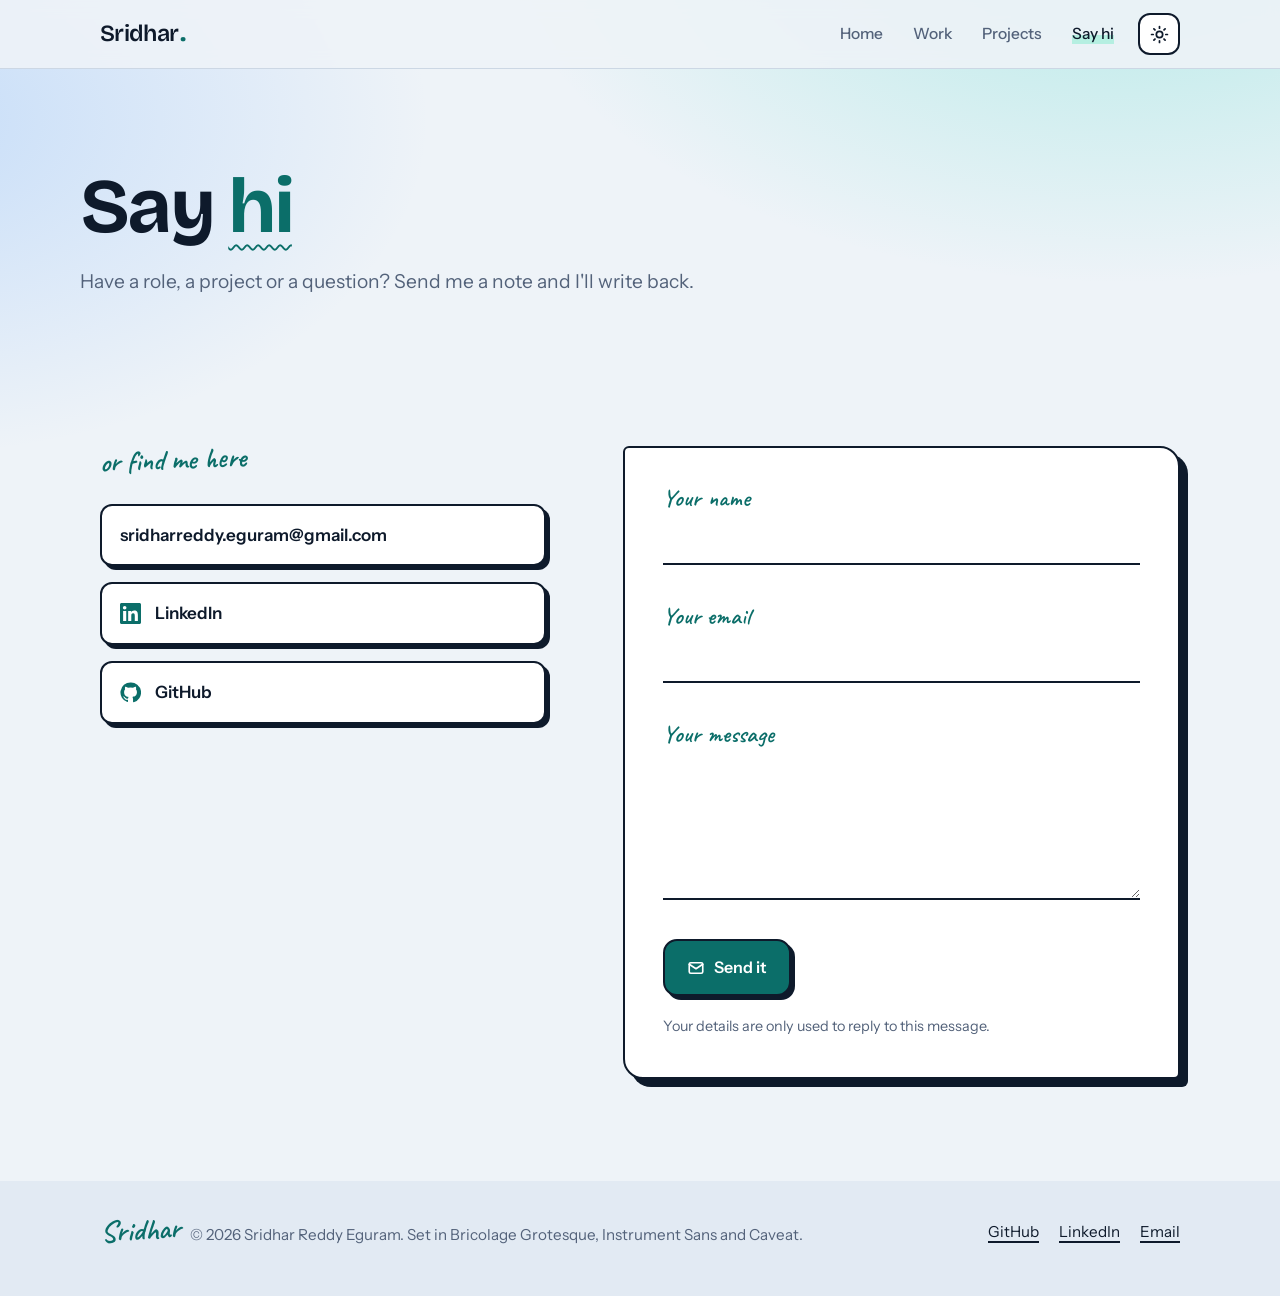
<file: site/contact.html>
<!doctype html>
<html lang="en" class="no-js">
<head>
<meta charset="utf-8">
<meta name="viewport" content="width=device-width, initial-scale=1">
<title>Say hi | Sridhar Reddy Eguram</title>
<meta name="description" content="Get in touch with Sridhar Reddy Eguram by email, LinkedIn or the contact form.">
<meta name="theme-color" content="#0a1120" media="(prefers-color-scheme: dark)">
<meta name="theme-color" content="#eef3f8" media="(prefers-color-scheme: light)">
<meta property="og:type" content="website">
<meta property="og:title" content="Say hi | Sridhar Reddy Eguram">
<meta property="og:description" content="Get in touch with Sridhar Reddy Eguram by email, LinkedIn or the contact form.">
<meta property="og:url" content="__BASE_URL__/contact.html">
<meta property="og:image" content="__BASE_URL__/assets/img/og.png">
<meta name="twitter:card" content="summary_large_image">
<link rel="canonical" href="__BASE_URL__/contact.html">
<link rel="icon" href="./assets/img/favicon.svg" type="image/svg+xml">
<link rel="preload" href="./assets/fonts/bricolage-grotesque-latin-wght-normal.woff2" as="font" type="font/woff2" crossorigin>
<script>
try { var t = localStorage.getItem("theme"); if (t === "light" || t === "dark") document.documentElement.setAttribute("data-theme", t); } catch (e) {}
</script>
<link rel="stylesheet" href="./assets/css/style.css">
</head>
<body>
<a class="skip-link" href="#main">Skip to content</a>
<header class="site-header">
  <div class="container nav">
    <a class="brand" href="./index.html" aria-label="Sridhar Reddy Eguram, home">Sridhar<i>.</i></a>
    <div class="nav-tools">
      <nav aria-label="Primary">
        <ul class="nav-links" id="nav-links">
          <li><a href="./index.html">Home</a></li>
          <li><a href="./experience.html">Work</a></li>
          <li><a href="./projects.html">Projects</a></li>
          <li><a href="./contact.html" aria-current="page">Say hi</a></li>
        </ul>
      </nav>
      <button class="icon-btn theme-btn" type="button" data-theme-toggle aria-label="Switch between light and dark"><svg class="sun" viewBox="0 0 24 24" fill="none" stroke="currentColor" stroke-width="2.2" stroke-linecap="round" aria-hidden="true"><circle cx="12" cy="12" r="4"/><path d="M12 2v2M12 20v2M4.9 4.9l1.4 1.4M17.7 17.7l1.4 1.4M2 12h2M20 12h2M4.9 19.1l1.4-1.4M17.7 6.3l1.4-1.4"/></svg><svg class="moon" viewBox="0 0 24 24" fill="none" stroke="currentColor" stroke-width="2.2" stroke-linecap="round" stroke-linejoin="round" aria-hidden="true"><path d="M21 12.8A9 9 0 1 1 11.2 3a7 7 0 0 0 9.8 9.8z"/></svg></button>
      <button class="icon-btn menu-btn" type="button" data-menu-toggle aria-expanded="false" aria-controls="nav-links" aria-label="Menu"><svg viewBox="0 0 24 24" fill="none" stroke="currentColor" stroke-width="2.2" stroke-linecap="round" aria-hidden="true"><path d="M4 7h16M4 12h16M4 17h16"/></svg></button>
    </div>
  </div>
</header>
<main id="main">
  <section class="container page-title">
    <h1>Say <span class="squig">hi</span></h1>
    <p>Have a role, a project or a question? Send me a note and I'll write back.</p>
  </section>
  <section class="section" style="border-top:0">
    <div class="container contact-grid">
      <div class="reveal">
        <span class="hand" style="font-size:1.8rem;display:inline-block;transform:rotate(-2deg)">or find me here</span>
        <ul class="contact-list">
          <li><a href="#" data-email data-email-text><svg viewBox="0 0 24 24" fill="none" stroke="currentColor" stroke-width="2.2" stroke-linecap="round" stroke-linejoin="round" aria-hidden="true"><rect x="3" y="5" width="18" height="14" rx="2"/><path d="m3 7 9 6 9-6"/></svg><span>Email</span></a></li>
          <li><a href="https://www.linkedin.com/in/sridhar-reddy-e-b6ab89387" rel="noopener noreferrer"><svg viewBox="0 0 24 24" fill="currentColor" aria-hidden="true"><path d="M20.45 20.45h-3.56v-5.57c0-1.33-.03-3.04-1.85-3.04-1.86 0-2.14 1.45-2.14 2.94v5.67H9.34V9h3.41v1.56h.05c.48-.9 1.64-1.85 3.37-1.85 3.6 0 4.27 2.37 4.27 5.46v6.28zM5.34 7.43a2.06 2.06 0 1 1 0-4.12 2.06 2.06 0 0 1 0 4.12zM7.12 20.45H3.56V9h3.56v11.45zM22.22 0H1.77C.79 0 0 .77 0 1.73v20.54C0 23.23.79 24 1.77 24h20.45c.98 0 1.78-.77 1.78-1.73V1.73C24 .77 23.2 0 22.22 0z"/></svg><span>LinkedIn</span></a></li>
          <li><a href="https://github.com/fanisridhar" rel="noopener noreferrer"><svg viewBox="0 0 24 24" fill="currentColor" aria-hidden="true"><path d="M12 .5a11.5 11.5 0 0 0-3.64 22.41c.58.1.79-.25.79-.56v-2c-3.2.7-3.88-1.37-3.88-1.37-.52-1.33-1.28-1.69-1.28-1.69-1.04-.71.08-.7.08-.7 1.15.08 1.76 1.18 1.76 1.18 1.03 1.76 2.69 1.25 3.35.96.1-.74.4-1.25.73-1.54-2.55-.29-5.24-1.28-5.24-5.69 0-1.26.45-2.28 1.18-3.09-.12-.29-.51-1.46.11-3.05 0 0 .97-.31 3.17 1.18a11 11 0 0 1 5.78 0c2.2-1.49 3.17-1.18 3.17-1.18.62 1.59.23 2.76.11 3.05.74.81 1.18 1.83 1.18 3.09 0 4.42-2.69 5.39-5.25 5.68.41.36.78 1.06.78 2.14v3.17c0 .31.21.67.8.56A11.5 11.5 0 0 0 12 .5z"/></svg><span>GitHub</span></a></li>
        </ul>
      </div>
      <form class="letter reveal" id="contact-form" novalidate>
        <div class="field">
          <label for="name">Your name</label>
          <input id="name" name="name" type="text" autocomplete="name" required maxlength="120" aria-describedby="name-err">
          <span class="err" id="name-err" role="alert"></span>
        </div>
        <div class="field">
          <label for="email">Your email</label>
          <input id="email" name="email" type="email" autocomplete="email" required maxlength="200" aria-describedby="email-err">
          <span class="err" id="email-err" role="alert"></span>
        </div>
        <div class="field">
          <label for="message">Your message</label>
          <textarea id="message" name="message" required maxlength="4000" aria-describedby="message-err"></textarea>
          <span class="err" id="message-err" role="alert"></span>
        </div>
        <div class="hp" aria-hidden="true">
          <label for="website">Leave this field empty</label>
          <input id="website" name="website" type="text" tabindex="-1" autocomplete="off">
        </div>
        <button class="btn btn-primary" type="submit" style="justify-self:start"><svg viewBox="0 0 24 24" fill="none" stroke="currentColor" stroke-width="2.2" stroke-linecap="round" stroke-linejoin="round" aria-hidden="true"><rect x="3" y="5" width="18" height="14" rx="2"/><path d="m3 7 9 6 9-6"/></svg> Send it</button>
        <p class="form-status" id="form-status" role="status" hidden></p>
        <p class="fine">Your details are only used to reply to this message.</p>
      </form>
    </div>
  </section>
</main>
<footer class="site-footer">
  <div class="container footer-inner">
    <span><span class="hand sign">Sridhar</span> &nbsp; &copy; <span data-year>2026</span> Sridhar Reddy Eguram. Set in Bricolage Grotesque, Instrument Sans and Caveat.</span>
    <ul class="footer-links">
      <li><a href="https://github.com/fanisridhar" rel="noopener noreferrer">GitHub</a></li>
      <li><a href="https://www.linkedin.com/in/sridhar-reddy-e-b6ab89387" rel="noopener noreferrer">LinkedIn</a></li>
      <li><a href="#" data-email>Email</a></li>
    </ul>
  </div>
</footer>
<script src="./assets/js/config.js"></script>
<script src="./assets/js/main.js"></script>
<script src="assets/js/contact.js"></script>
</body>
</html>
</file>
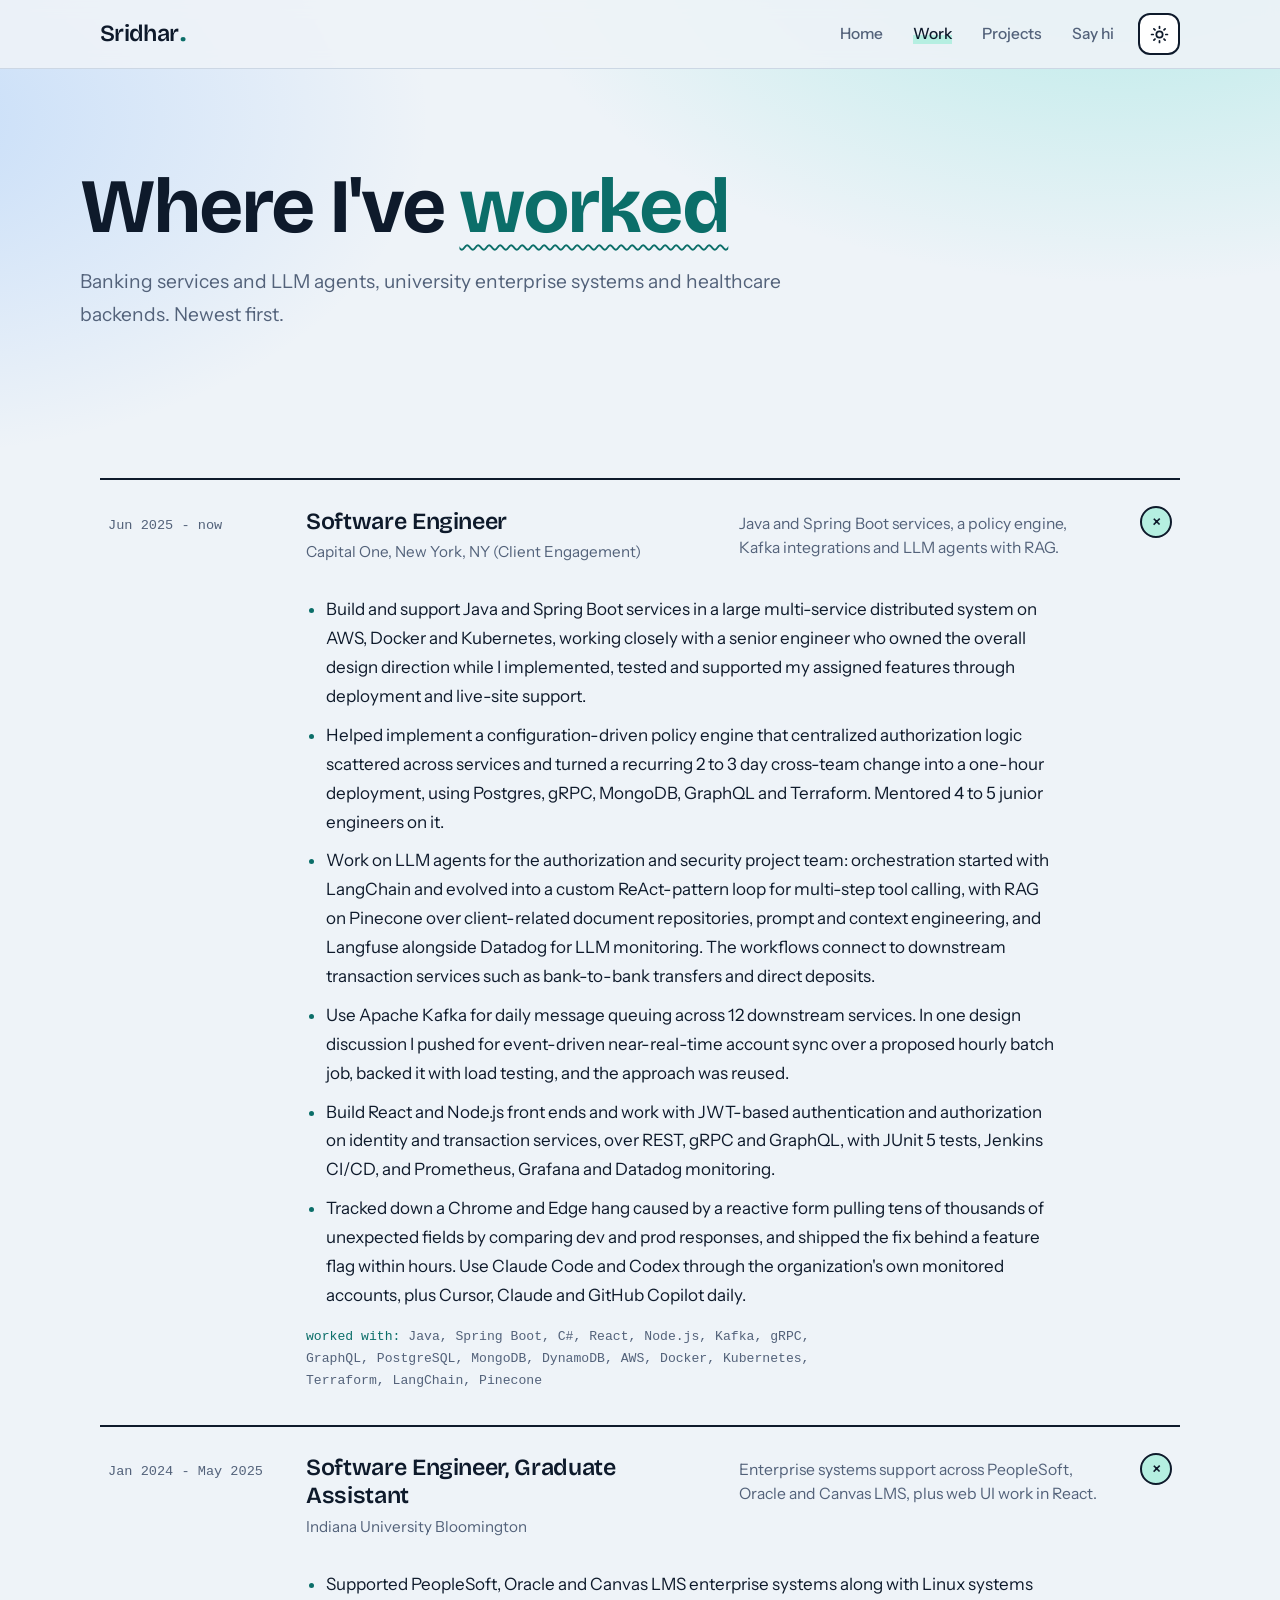
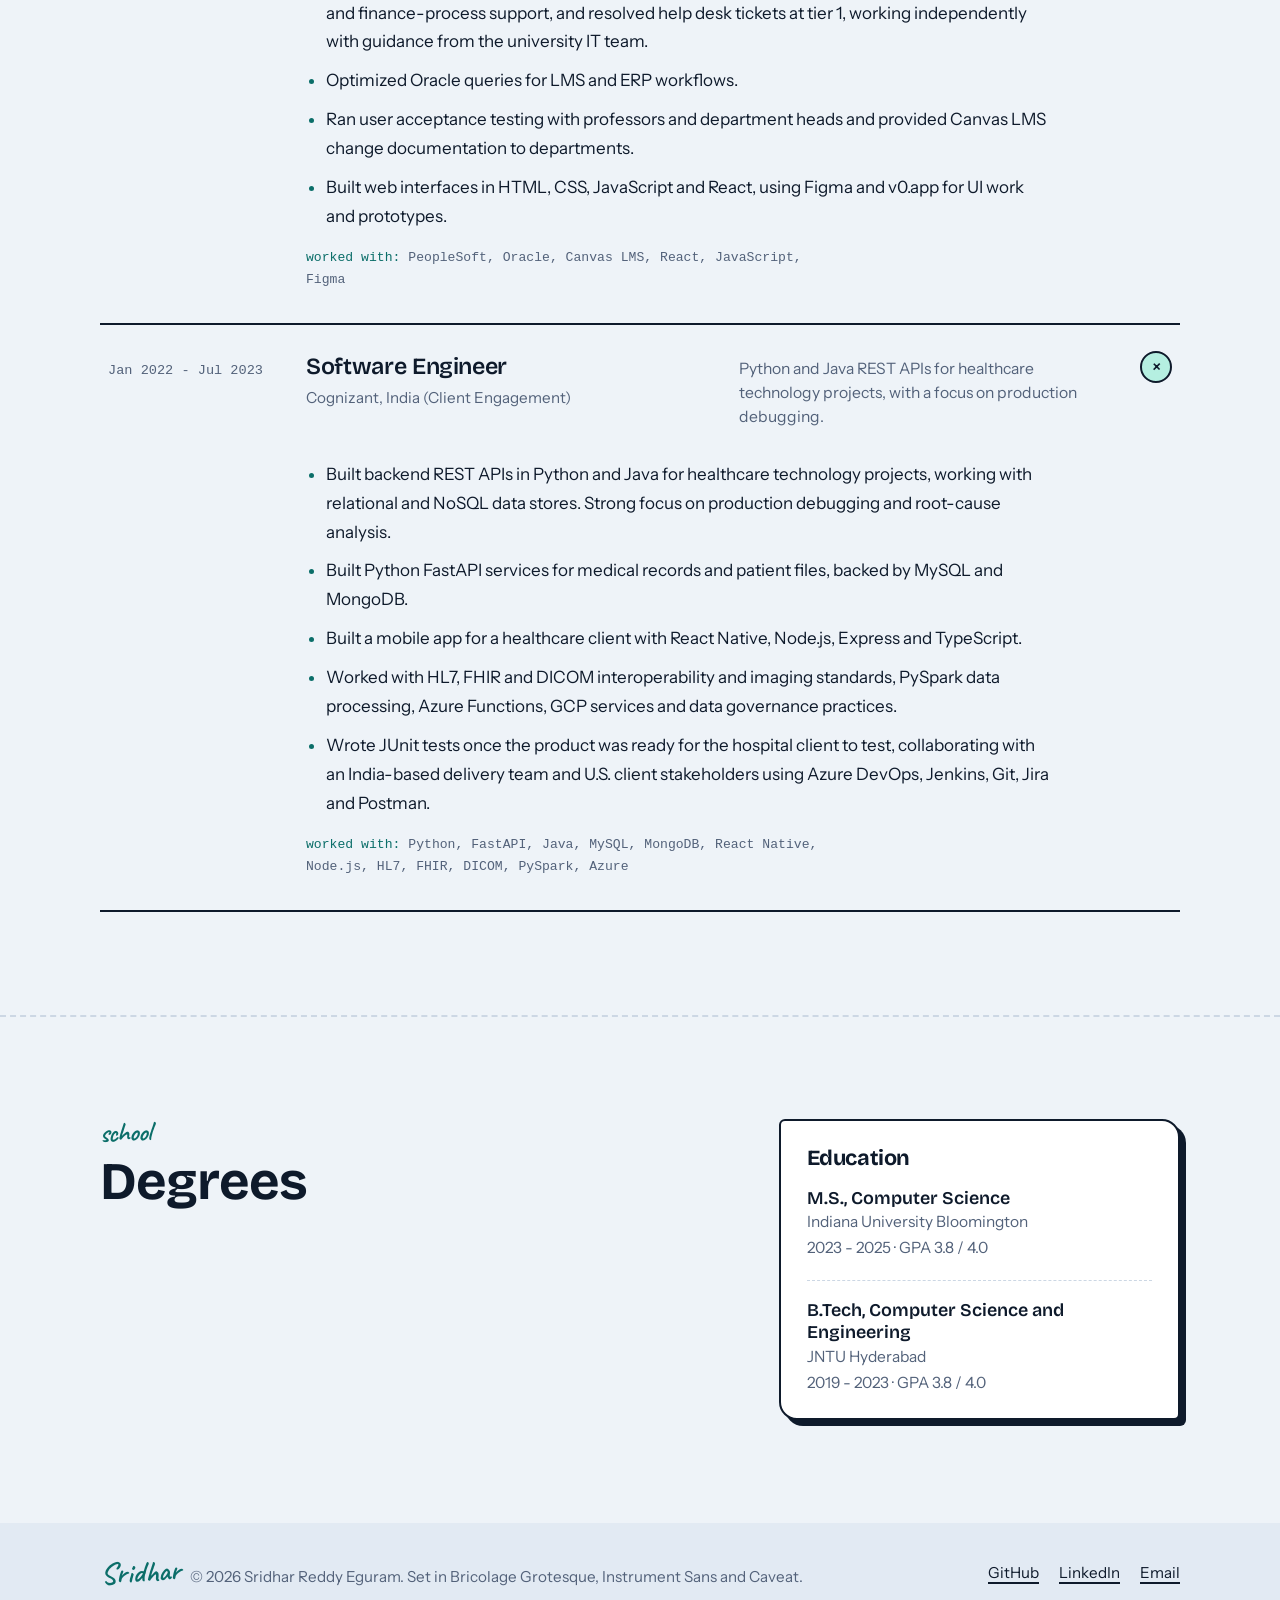
<file: site/experience.html>
<!doctype html>
<html lang="en" class="no-js">
<head>
<meta charset="utf-8">
<meta name="viewport" content="width=device-width, initial-scale=1">
<title>Work | Sridhar Reddy Eguram</title>
<meta name="description" content="Work history of Sridhar Reddy Eguram: Capital One, Indiana University Bloomington and Cognizant.">
<meta name="theme-color" content="#0a1120" media="(prefers-color-scheme: dark)">
<meta name="theme-color" content="#eef3f8" media="(prefers-color-scheme: light)">
<meta property="og:type" content="website">
<meta property="og:title" content="Work | Sridhar Reddy Eguram">
<meta property="og:description" content="Work history of Sridhar Reddy Eguram: Capital One, Indiana University Bloomington and Cognizant.">
<meta property="og:url" content="__BASE_URL__/experience.html">
<meta property="og:image" content="__BASE_URL__/assets/img/og.png">
<meta name="twitter:card" content="summary_large_image">
<link rel="canonical" href="__BASE_URL__/experience.html">
<link rel="icon" href="./assets/img/favicon.svg" type="image/svg+xml">
<link rel="preload" href="./assets/fonts/bricolage-grotesque-latin-wght-normal.woff2" as="font" type="font/woff2" crossorigin>
<script>
try { var t = localStorage.getItem("theme"); if (t === "light" || t === "dark") document.documentElement.setAttribute("data-theme", t); } catch (e) {}
</script>
<link rel="stylesheet" href="./assets/css/style.css">
</head>
<body>
<a class="skip-link" href="#main">Skip to content</a>
<header class="site-header">
  <div class="container nav">
    <a class="brand" href="./index.html" aria-label="Sridhar Reddy Eguram, home">Sridhar<i>.</i></a>
    <div class="nav-tools">
      <nav aria-label="Primary">
        <ul class="nav-links" id="nav-links">
          <li><a href="./index.html">Home</a></li>
          <li><a href="./experience.html" aria-current="page">Work</a></li>
          <li><a href="./projects.html">Projects</a></li>
          <li><a href="./contact.html">Say hi</a></li>
        </ul>
      </nav>
      <button class="icon-btn theme-btn" type="button" data-theme-toggle aria-label="Switch between light and dark"><svg class="sun" viewBox="0 0 24 24" fill="none" stroke="currentColor" stroke-width="2.2" stroke-linecap="round" aria-hidden="true"><circle cx="12" cy="12" r="4"/><path d="M12 2v2M12 20v2M4.9 4.9l1.4 1.4M17.7 17.7l1.4 1.4M2 12h2M20 12h2M4.9 19.1l1.4-1.4M17.7 6.3l1.4-1.4"/></svg><svg class="moon" viewBox="0 0 24 24" fill="none" stroke="currentColor" stroke-width="2.2" stroke-linecap="round" stroke-linejoin="round" aria-hidden="true"><path d="M21 12.8A9 9 0 1 1 11.2 3a7 7 0 0 0 9.8 9.8z"/></svg></button>
      <button class="icon-btn menu-btn" type="button" data-menu-toggle aria-expanded="false" aria-controls="nav-links" aria-label="Menu"><svg viewBox="0 0 24 24" fill="none" stroke="currentColor" stroke-width="2.2" stroke-linecap="round" aria-hidden="true"><path d="M4 7h16M4 12h16M4 17h16"/></svg></button>
    </div>
  </div>
</header>
<main id="main">
  <section class="container page-title">
    <h1>Where I've <span class="squig">worked</span></h1>
    <p>Banking services and LLM agents, university enterprise systems and healthcare backends. Newest first.</p>
  </section>
  <section class="section" style="border-top:0">
    <div class="container">
      <div class="jobs">
      <details class="job reveal" open>
        <summary>
          <span class="job-dates">Jun 2025 - now</span>
          <span class="job-main"><span class="job-title">Software Engineer</span><span class="job-org">Capital One, New York, NY (Client Engagement)</span></span>
          <span class="job-sum">Java and Spring Boot services, a policy engine, Kafka integrations and LLM agents with RAG.</span>
          <span class="job-toggle" aria-hidden="true">+</span>
        </summary>
        <div class="job-body">
          <ul>
            <li>Build and support Java and Spring Boot services in a large multi-service distributed system on AWS, Docker and Kubernetes, working closely with a senior engineer who owned the overall design direction while I implemented, tested and supported my assigned features through deployment and live-site support.</li>
            <li>Helped implement a configuration-driven policy engine that centralized authorization logic scattered across services and turned a recurring 2 to 3 day cross-team change into a one-hour deployment, using Postgres, gRPC, MongoDB, GraphQL and Terraform. Mentored 4 to 5 junior engineers on it.</li>
            <li>Work on LLM agents for the authorization and security project team: orchestration started with LangChain and evolved into a custom ReAct-pattern loop for multi-step tool calling, with RAG on Pinecone over client-related document repositories, prompt and context engineering, and Langfuse alongside Datadog for LLM monitoring. The workflows connect to downstream transaction services such as bank-to-bank transfers and direct deposits.</li>
            <li>Use Apache Kafka for daily message queuing across 12 downstream services. In one design discussion I pushed for event-driven near-real-time account sync over a proposed hourly batch job, backed it with load testing, and the approach was reused.</li>
            <li>Build React and Node.js front ends and work with JWT-based authentication and authorization on identity and transaction services, over REST, gRPC and GraphQL, with JUnit 5 tests, Jenkins CI/CD, and Prometheus, Grafana and Datadog monitoring.</li>
            <li>Tracked down a Chrome and Edge hang caused by a reactive form pulling tens of thousands of unexpected fields by comparing dev and prod responses, and shipped the fix behind a feature flag within hours. Use Claude Code and Codex through the organization's own monitored accounts, plus Cursor, Claude and GitHub Copilot daily.</li>
          </ul>
          <p class="stack">Java, Spring Boot, C#, React, Node.js, Kafka, gRPC, GraphQL, PostgreSQL, MongoDB, DynamoDB, AWS, Docker, Kubernetes, Terraform, LangChain, Pinecone</p>
        </div>
      </details>
      <details class="job reveal" open>
        <summary>
          <span class="job-dates">Jan 2024 - May 2025</span>
          <span class="job-main"><span class="job-title">Software Engineer, Graduate Assistant</span><span class="job-org">Indiana University Bloomington</span></span>
          <span class="job-sum">Enterprise systems support across PeopleSoft, Oracle and Canvas LMS, plus web UI work in React.</span>
          <span class="job-toggle" aria-hidden="true">+</span>
        </summary>
        <div class="job-body">
          <ul>
            <li>Supported PeopleSoft, Oracle and Canvas LMS enterprise systems along with Linux systems and finance-process support, and resolved help desk tickets at tier 1, working independently with guidance from the university IT team.</li>
            <li>Optimized Oracle queries for LMS and ERP workflows.</li>
            <li>Ran user acceptance testing with professors and department heads and provided Canvas LMS change documentation to departments.</li>
            <li>Built web interfaces in HTML, CSS, JavaScript and React, using Figma and v0.app for UI work and prototypes.</li>
          </ul>
          <p class="stack">PeopleSoft, Oracle, Canvas LMS, React, JavaScript, Figma</p>
        </div>
      </details>
      <details class="job reveal" open>
        <summary>
          <span class="job-dates">Jan 2022 - Jul 2023</span>
          <span class="job-main"><span class="job-title">Software Engineer</span><span class="job-org">Cognizant, India (Client Engagement)</span></span>
          <span class="job-sum">Python and Java REST APIs for healthcare technology projects, with a focus on production debugging.</span>
          <span class="job-toggle" aria-hidden="true">+</span>
        </summary>
        <div class="job-body">
          <ul>
            <li>Built backend REST APIs in Python and Java for healthcare technology projects, working with relational and NoSQL data stores. Strong focus on production debugging and root-cause analysis.</li>
            <li>Built Python FastAPI services for medical records and patient files, backed by MySQL and MongoDB.</li>
            <li>Built a mobile app for a healthcare client with React Native, Node.js, Express and TypeScript.</li>
            <li>Worked with HL7, FHIR and DICOM interoperability and imaging standards, PySpark data processing, Azure Functions, GCP services and data governance practices.</li>
            <li>Wrote JUnit tests once the product was ready for the hospital client to test, collaborating with an India-based delivery team and U.S. client stakeholders using Azure DevOps, Jenkins, Git, Jira and Postman.</li>
          </ul>
          <p class="stack">Python, FastAPI, Java, MySQL, MongoDB, React Native, Node.js, HL7, FHIR, DICOM, PySpark, Azure</p>
        </div>
      </details>
      </div>
    </div>
  </section>
  <section class="section">
    <div class="container about-grid">
      <div class="reveal">
        <div class="section-head"><h2><span class="num">school</span>Degrees</h2></div>
      </div>
      <aside class="paper-card reveal" aria-labelledby="edu-h">
        <h3 id="edu-h">Education</h3>
        <div class="edu"><b>M.S., Computer Science</b><span>Indiana University Bloomington</span><span>2023 - 2025 &middot; GPA 3.8 / 4.0</span></div>
        <div class="edu"><b>B.Tech, Computer Science and Engineering</b><span>JNTU Hyderabad</span><span>2019 - 2023 &middot; GPA 3.8 / 4.0</span></div>
      </aside>
    </div>
  </section>
</main>
<footer class="site-footer">
  <div class="container footer-inner">
    <span><span class="hand sign">Sridhar</span> &nbsp; &copy; <span data-year>2026</span> Sridhar Reddy Eguram. Set in Bricolage Grotesque, Instrument Sans and Caveat.</span>
    <ul class="footer-links">
      <li><a href="https://github.com/fanisridhar" rel="noopener noreferrer">GitHub</a></li>
      <li><a href="https://www.linkedin.com/in/sridhar-reddy-e-b6ab89387" rel="noopener noreferrer">LinkedIn</a></li>
      <li><a href="#" data-email>Email</a></li>
    </ul>
  </div>
</footer>
<script src="./assets/js/config.js"></script>
<script src="./assets/js/main.js"></script>
</body>
</html>
</file>
<file: site/assets/css/style.css>
/* Sridhar's portfolio. Cool navy and teal palette, grotesque headlines, a little handwriting. */

@font-face {
  font-family: "Bricolage Grotesque";
  src: url("../fonts/bricolage-grotesque-latin-wght-normal.woff2") format("woff2");
  font-weight: 200 800;
  font-style: normal;
  font-display: swap;
}

@font-face {
  font-family: "Instrument Sans";
  src: url("../fonts/instrument-sans-latin-wght-normal.woff2") format("woff2");
  font-weight: 400 700;
  font-style: normal;
  font-display: swap;
}

@font-face {
  font-family: "Caveat";
  src: url("../fonts/caveat-latin-600-normal.woff2") format("woff2");
  font-weight: 600;
  font-style: normal;
  font-display: swap;
}

:root {
  --paper: #eef3f8;
  --paper-2: #e2eaf3;
  --card: #ffffff;
  --ink: #0e1a2b;
  --muted: #53627a;
  --line: #ccd7e4;
  --accent: #0b6e69;
  --accent-ink: #ffffff;
  --ball: #c8431b;
  --marker: #b5efe1;
  --on-marker: #0e1a2b;
  --sticky: #ffe98f;
  --sticky-ink: #2a2410;
  --sticky-accent: #0b6e69;
  --sage: #0b8a5a;
  --grass: #cfe8c4;
  --grass-line: #8fba84;
  --band: #0f1d3a;
  --band-ink: #eaf1ff;
  --band-muted: rgba(234, 241, 255, 0.74);
  --band-accent: #6ee7d3;
  --cta-from: #0f766e;
  --cta-to: #1d4ed8;
  --glow-1: rgba(45, 212, 191, 0.3);
  --glow-2: rgba(96, 165, 250, 0.28);
  --glow-3: rgba(250, 204, 21, 0.22);

  --display: "Bricolage Grotesque", system-ui, -apple-system, "Segoe UI", Roboto, sans-serif;
  --sans: "Instrument Sans", system-ui, -apple-system, "Segoe UI", Roboto, sans-serif;
  --hand: "Caveat", "Segoe Print", "Bradley Hand", cursive;
  --mono: ui-monospace, "SF Mono", Menlo, Consolas, monospace;

  --maxw: 1120px;
  --gutter: 20px;
  color-scheme: light;
}

@media (prefers-color-scheme: dark) {
  :root:not([data-theme="light"]) {
    --paper: #0a1120;
    --paper-2: #0f1a2e;
    --card: #121e36;
    --ink: #e8eefc;
    --muted: #9aa9c4;
    --line: #243452;
    --accent: #5eead4;
    --accent-ink: #052b27;
    --ball: #ff8b5c;
    --marker: rgba(94, 234, 212, 0.3);
    --on-marker: #e8eefc;
    --sticky: #4a3f12;
    --sticky-ink: #fdf2c3;
    --sticky-accent: #5eead4;
    --sage: #5eead4;
    --grass: #1f3a2c;
    --grass-line: #3f7358;
    --band: #0d2142;
    --cta-from: #115e59;
    --cta-to: #1e3a8a;
    --glow-1: rgba(45, 212, 191, 0.16);
    --glow-2: rgba(96, 165, 250, 0.16);
    --glow-3: rgba(250, 204, 21, 0.1);
    color-scheme: dark;
  }
}

:root[data-theme="dark"] {
  --paper: #0a1120;
  --paper-2: #0f1a2e;
  --card: #121e36;
  --ink: #e8eefc;
  --muted: #9aa9c4;
  --line: #243452;
  --accent: #5eead4;
  --accent-ink: #052b27;
  --ball: #ff8b5c;
  --marker: rgba(94, 234, 212, 0.3);
  --on-marker: #e8eefc;
  --sticky: #4a3f12;
  --sticky-ink: #fdf2c3;
  --sticky-accent: #5eead4;
  --sage: #5eead4;
  --grass: #1f3a2c;
  --grass-line: #3f7358;
  --band: #0d2142;
  --cta-from: #115e59;
  --cta-to: #1e3a8a;
  --glow-1: rgba(45, 212, 191, 0.16);
  --glow-2: rgba(96, 165, 250, 0.16);
  --glow-3: rgba(250, 204, 21, 0.1);
  color-scheme: dark;
}

*,
*::before,
*::after {
  box-sizing: border-box;
}

html {
  scroll-behavior: smooth;
  scroll-padding-top: 88px;
  -webkit-text-size-adjust: 100%;
}

body {
  margin: 0;
  background:
    radial-gradient(900px 520px at 88% -80px, var(--glow-1), transparent 70%),
    radial-gradient(760px 480px at -8% 120px, var(--glow-2), transparent 70%),
    var(--paper);
  color: var(--ink);
  font-family: var(--sans);
  font-size: 1.0625rem;
  line-height: 1.7;
  -webkit-font-smoothing: antialiased;
  overflow-x: hidden;
}

img,
svg {
  max-width: 100%;
  display: block;
}

a {
  color: var(--accent);
  text-underline-offset: 4px;
  text-decoration-thickness: 1.5px;
}

a:hover {
  text-decoration-thickness: 2.5px;
}

:focus-visible {
  outline: 3px solid var(--accent);
  outline-offset: 3px;
  border-radius: 4px;
}

::selection {
  background: var(--marker);
  color: var(--on-marker);
}

h1,
h2,
h3 {
  font-family: var(--display);
  font-weight: 700;
  line-height: 1.1;
  letter-spacing: -0.02em;
  margin: 0;
}

p {
  margin: 0 0 1.1em;
}

.container {
  width: 100%;
  max-width: var(--maxw);
  margin: 0 auto;
  padding: 0 var(--gutter);
}

.skip-link {
  position: absolute;
  left: 12px;
  top: -64px;
  background: var(--ink);
  color: var(--paper);
  padding: 8px 14px;
  border-radius: 8px;
  z-index: 300;
  text-decoration: none;
  font-weight: 600;
}

.skip-link:focus {
  top: 12px;
}

/* ---------- small building blocks ---------- */

.hl {
  background: linear-gradient(transparent 60%, var(--marker) 60%, var(--marker) 93%, transparent 93%);
  padding: 0 0.12em;
  margin: 0 -0.12em;
  -webkit-box-decoration-break: clone;
  box-decoration-break: clone;
}

.squig {
  font-style: normal;
  color: var(--accent);
  text-decoration: underline wavy var(--accent);
  text-decoration-thickness: 2px;
  text-underline-offset: 0.16em;
  text-decoration-skip-ink: none;
}

.hand {
  font-family: var(--hand);
  font-weight: 600;
  color: var(--accent);
  line-height: 1;
}

.sr-only {
  position: absolute;
  width: 1px;
  height: 1px;
  overflow: hidden;
  clip: rect(0 0 0 0);
  white-space: nowrap;
}

.btn {
  display: inline-flex;
  align-items: center;
  gap: 9px;
  padding: 13px 22px;
  border-radius: 14px;
  border: 2px solid var(--ink);
  background: var(--card);
  color: var(--ink);
  font: inherit;
  font-weight: 600;
  font-size: 1rem;
  text-decoration: none;
  cursor: pointer;
  box-shadow: 4px 4px 0 var(--ink);
  transition: transform 0.12s ease, box-shadow 0.12s ease;
}

.btn:hover {
  transform: translate(2px, 2px);
  box-shadow: 2px 2px 0 var(--ink);
  text-decoration: none;
}

.btn:active {
  transform: translate(4px, 4px);
  box-shadow: 0 0 0 var(--ink);
}

.btn svg {
  width: 18px;
  height: 18px;
  flex: none;
}

.btn-primary {
  background: var(--accent);
  color: var(--accent-ink);
}

.btn[disabled] {
  opacity: 0.6;
  cursor: progress;
}

.link-arrow {
  font-weight: 600;
  text-decoration: none;
  white-space: nowrap;
}

.link-arrow::after {
  content: " \2192";
  display: inline-block;
  transition: transform 0.15s ease;
}

.link-arrow:hover::after {
  transform: translateX(4px);
}

/* ---------- header ---------- */

.site-header {
  position: sticky;
  top: 0;
  z-index: 100;
  background: color-mix(in srgb, var(--paper) 88%, transparent);
  backdrop-filter: blur(8px);
  -webkit-backdrop-filter: blur(8px);
  border-bottom: 1px solid var(--line);
}

.nav {
  display: flex;
  align-items: center;
  justify-content: space-between;
  gap: 12px;
  min-height: 68px;
}

.brand {
  display: inline-flex;
  align-items: baseline;
  gap: 2px;
  color: var(--ink);
  text-decoration: none;
  font-family: var(--display);
  font-size: 1.45rem;
  font-weight: 600;
  letter-spacing: -0.02em;
}

.brand i {
  color: var(--accent);
  font-style: normal;
  font-size: 1.8rem;
  line-height: 0;
}

.nav-tools {
  display: flex;
  align-items: center;
  gap: 10px;
}

.nav-links {
  display: flex;
  align-items: center;
  gap: 2px;
  list-style: none;
  margin: 0;
  padding: 0;
}

.nav-links a {
  display: block;
  padding: 8px 14px;
  color: var(--muted);
  text-decoration: none;
  font-weight: 500;
  font-size: 0.97rem;
}

.nav-links a:hover {
  color: var(--ink);
}

.nav-links a[aria-current="page"] {
  color: var(--ink);
  text-decoration: underline var(--marker);
  text-decoration-thickness: 0.55em;
  text-underline-offset: -0.28em;
  text-decoration-skip-ink: none;
}

.icon-btn {
  display: grid;
  place-items: center;
  width: 42px;
  height: 42px;
  border-radius: 12px;
  border: 2px solid var(--ink);
  background: var(--card);
  color: var(--ink);
  cursor: pointer;
}

.icon-btn:hover {
  background: var(--marker);
  color: var(--on-marker);
}

.icon-btn svg {
  width: 19px;
  height: 19px;
}

.menu-btn {
  display: none;
}

.theme-btn .moon {
  display: none;
}

:root[data-theme="dark"] .theme-btn .sun {
  display: none;
}

:root[data-theme="dark"] .theme-btn .moon {
  display: block;
}

@media (prefers-color-scheme: dark) {
  :root:not([data-theme="light"]) .theme-btn .sun {
    display: none;
  }

  :root:not([data-theme="light"]) .theme-btn .moon {
    display: block;
  }
}

@media (max-width: 760px) {
  .menu-btn {
    display: grid;
  }

  .nav-links {
    position: absolute;
    left: 0;
    right: 0;
    top: 100%;
    flex-direction: column;
    align-items: stretch;
    padding: 10px var(--gutter) 16px;
    background: var(--paper);
    border-bottom: 1px solid var(--line);
    display: none;
  }

  .nav-links.open {
    display: flex;
  }

  .nav-links a {
    padding: 13px 4px;
    font-size: 1.1rem;
    border-bottom: 1px dashed var(--line);
  }

  .nav-links a[aria-current="page"] {
    text-decoration: none;
    color: var(--accent);
  }
}

/* ---------- hero ---------- */

.hero {
  padding: clamp(40px, 8vw, 96px) 0 clamp(48px, 7vw, 88px);
}

.hero-grid {
  display: grid;
  grid-template-columns: minmax(0, 1.5fr) minmax(0, 0.9fr);
  gap: clamp(28px, 5vw, 72px);
  align-items: center;
}

.hello {
  font-size: 1.9rem;
  display: inline-block;
  margin-bottom: 10px;
  animation: wiggle 3.6s ease-in-out infinite;
}

.hero h1 {
  font-size: clamp(2.6rem, 6.3vw, 4.7rem);
  font-weight: 700;
  letter-spacing: -0.035em;
  margin-bottom: 26px;
}

.lede {
  font-size: clamp(1.1rem, 2vw, 1.28rem);
  color: var(--muted);
  max-width: 54ch;
  margin-bottom: 32px;
}

.lede strong {
  color: var(--ink);
  font-weight: 600;
}

.cta-row {
  display: flex;
  flex-wrap: wrap;
  gap: 16px;
  align-items: center;
}

.social {
  display: flex;
  gap: 10px;
  margin: 30px 0 0;
  list-style: none;
  padding: 0;
}

.social a {
  display: grid;
  place-items: center;
  width: 44px;
  height: 44px;
  border-radius: 50%;
  border: 2px solid var(--ink);
  color: var(--ink);
  background: var(--card);
}

.social a:hover {
  background: var(--marker);
  color: var(--on-marker);
}

.social svg {
  width: 20px;
  height: 20px;
}

/* sticky note */

.sticky {
  position: relative;
  background: var(--sticky);
  color: var(--sticky-ink);
  padding: 38px 28px 28px;
  transform: rotate(2.2deg);
  box-shadow: 0 1px 1px rgba(0, 0, 0, 0.12), 0 14px 30px rgba(0, 0, 0, 0.16);
  border-radius: 3px 3px 30px 3px;
}

.sticky::before {
  content: "";
  position: absolute;
  top: -14px;
  left: 50%;
  width: 112px;
  height: 30px;
  transform: translateX(-50%) rotate(-3deg);
  background: color-mix(in srgb, var(--accent) 36%, transparent);
  border-left: 2px dashed color-mix(in srgb, var(--accent) 55%, transparent);
  border-right: 2px dashed color-mix(in srgb, var(--accent) 55%, transparent);
}

.sticky h2 {
  font-family: var(--hand);
  font-size: 2.2rem;
  font-weight: 600;
  letter-spacing: 0;
  color: var(--sticky-accent);
  margin-bottom: 14px;
}

.sticky ul {
  list-style: none;
  margin: 0;
  padding: 0;
  display: grid;
  gap: 16px;
}

.sticky li {
  padding-left: 22px;
  position: relative;
  line-height: 1.5;
  font-size: 1rem;
}

.sticky li::before {
  content: "";
  position: absolute;
  left: 0;
  top: 0.55em;
  width: 9px;
  height: 9px;
  border-radius: 50%;
  background: var(--sage);
}

.sticky b {
  display: block;
  font-weight: 600;
}

@media (max-width: 860px) {
  .hero-grid {
    grid-template-columns: 1fr;
  }

  .sticky {
    max-width: 460px;
    transform: rotate(1.4deg);
  }
}

/* ---------- sections ---------- */

.section {
  padding: clamp(52px, 8vw, 104px) 0;
  border-top: 2px dashed var(--line);
}

.section-head {
  display: flex;
  flex-wrap: wrap;
  align-items: flex-end;
  justify-content: space-between;
  gap: 10px 28px;
  margin-bottom: clamp(28px, 4vw, 48px);
}

.section-head h2 {
  font-size: clamp(2rem, 5vw, 3.3rem);
  font-weight: 700;
}

.section-head .num {
  display: block;
  font-family: var(--hand);
  font-size: 1.7rem;
  font-weight: 600;
  color: var(--accent);
  margin-bottom: 4px;
  transform: rotate(-2deg);
  transform-origin: left;
}

.page-title {
  padding: clamp(44px, 8vw, 96px) 0 clamp(8px, 2vw, 24px);
}

.page-title h1 {
  font-size: clamp(2.6rem, 7vw, 4.8rem);
  font-weight: 700;
  letter-spacing: -0.035em;
  margin-bottom: 16px;
}

.page-title p {
  color: var(--muted);
  max-width: 56ch;
  font-size: 1.2rem;
}

.about-grid {
  display: grid;
  grid-template-columns: minmax(0, 1.5fr) minmax(0, 1fr);
  gap: clamp(32px, 6vw, 88px);
  align-items: start;
}

.about-grid p {
  max-width: 60ch;
}

.about-grid .big {
  font-family: var(--display);
  font-size: clamp(1.35rem, 2.6vw, 1.7rem);
  line-height: 1.4;
  letter-spacing: -0.01em;
}

.paper-card {
  position: relative;
  background: var(--card);
  border: 2px solid var(--ink);
  border-radius: 6px 18px 6px 18px;
  padding: 26px 26px 22px;
  box-shadow: 6px 6px 0 var(--ink);
}

.paper-card h3 {
  font-size: 1.35rem;
  margin-bottom: 16px;
}

.edu + .edu {
  margin-top: 18px;
  padding-top: 18px;
  border-top: 1px dashed var(--line);
}

.edu b {
  display: block;
  font-family: var(--display);
  font-size: 1.12rem;
  font-weight: 600;
  line-height: 1.25;
}

.edu span {
  display: block;
  color: var(--muted);
  font-size: 0.97rem;
}

@media (max-width: 860px) {
  .about-grid {
    grid-template-columns: 1fr;
  }
}

/* ---------- work rows ---------- */

.jobs {
  border-top: 2px solid var(--ink);
}

.job {
  border-bottom: 2px solid var(--ink);
}

.job summary {
  display: grid;
  grid-template-columns: 170px minmax(0, 1.1fr) minmax(0, 1fr) 36px;
  gap: 8px 28px;
  align-items: baseline;
  padding: 26px 8px;
  cursor: pointer;
  list-style: none;
  transition: background 0.15s ease;
}

.job summary::-webkit-details-marker {
  display: none;
}

.job summary:hover {
  background: var(--paper-2);
}

.job-dates {
  font-family: var(--mono);
  font-size: 0.85rem;
  color: var(--muted);
}

.job-title {
  display: block;
  font-family: var(--display);
  font-size: 1.45rem;
  font-weight: 600;
  line-height: 1.2;
  letter-spacing: -0.015em;
}

.job-org {
  display: block;
  color: var(--muted);
  font-size: 0.95rem;
  margin-top: 4px;
}

.job-sum {
  color: var(--muted);
  font-size: 0.98rem;
  line-height: 1.55;
}

.job-toggle {
  justify-self: end;
  width: 32px;
  height: 32px;
  border-radius: 50%;
  border: 2px solid var(--ink);
  display: grid;
  place-items: center;
  font-size: 1.2rem;
  line-height: 1;
  font-weight: 500;
  transition: transform 0.2s ease, background 0.2s ease;
}

.job[open] .job-toggle {
  transform: rotate(45deg);
  background: var(--marker);
  color: var(--on-marker);
}

.job-body {
  padding: 4px 8px 32px calc(170px + 28px + 8px);
}

.job-body ul {
  margin: 0 0 16px;
  padding-left: 20px;
  max-width: 68ch;
}

.job-body li {
  margin-bottom: 10px;
}

.job-body li::marker {
  color: var(--accent);
}

.stack {
  font-family: var(--mono);
  font-size: 0.82rem;
  color: var(--muted);
  max-width: 68ch;
  margin: 0;
}

.stack::before {
  content: "worked with: ";
  color: var(--accent);
}

@media (max-width: 860px) {
  .job summary {
    grid-template-columns: minmax(0, 1fr) 36px;
    padding: 22px 4px;
  }

  .job-dates,
  .job-main,
  .job-sum {
    grid-column: 1;
  }

  .job-toggle {
    grid-column: 2;
    grid-row: 1 / span 3;
    align-self: start;
  }

  .job-body {
    padding: 0 4px 28px;
  }
}

/* ---------- projects ---------- */

.showcase {
  display: grid;
  grid-template-columns: minmax(0, 1fr) minmax(0, 1.05fr);
  gap: clamp(28px, 5vw, 72px);
  align-items: center;
  margin-bottom: clamp(64px, 9vw, 120px);
}

.showcase.flip .show-text {
  order: 2;
}

.show-tag {
  font-size: 1.5rem;
  display: inline-block;
  transform: rotate(-2deg);
  margin-bottom: 8px;
}

.show-text h3 {
  font-size: clamp(2.2rem, 5vw, 3.4rem);
  font-weight: 700;
  margin-bottom: 18px;
}

.show-text > p {
  max-width: 54ch;
}

.show-text ul:not(.agents) {
  margin: 0 0 22px;
  padding-left: 20px;
  max-width: 54ch;
}

.show-text li {
  margin-bottom: 9px;
}

.show-text ul:not(.agents) li::marker {
  color: var(--accent);
}

.made-with {
  font-family: var(--mono);
  font-size: 0.82rem;
  color: var(--muted);
  margin: 0 0 22px;
}

.made-with::before {
  content: "made with: ";
  color: var(--accent);
}

.show-links {
  display: flex;
  flex-wrap: wrap;
  gap: 14px 18px;
  align-items: center;
}

@media (max-width: 900px) {
  .showcase {
    grid-template-columns: 1fr;
  }

  .showcase.flip .show-text {
    order: 0;
  }
}

/* the doodle (cricket field) */

.doodle {
  position: relative;
  margin: 0;
  background: var(--card);
  border: 2px solid var(--ink);
  border-radius: 20px 6px 20px 6px;
  box-shadow: 8px 8px 0 var(--ink);
  padding: 14px;
  transform: rotate(-1deg);
}

.doodle svg {
  width: 100%;
  height: auto;
}

.doodle figcaption {
  font-family: var(--hand);
  font-size: 1.3rem;
  color: var(--muted);
  text-align: center;
  padding-top: 6px;
}

.d-ink {
  stroke: var(--ink);
  fill: none;
  stroke-width: 2.4;
  stroke-linecap: round;
  stroke-linejoin: round;
}

.d-thin {
  stroke: var(--ink);
  fill: none;
  stroke-width: 1.6;
  stroke-linecap: round;
  stroke-dasharray: 6 7;
  opacity: 0.55;
}

.d-grass {
  fill: var(--grass);
  stroke: var(--grass-line);
  stroke-width: 2.4;
}

.d-pitch {
  fill: var(--paper-2);
  stroke: var(--ink);
  stroke-width: 2;
}

.d-ball {
  fill: var(--ball);
  stroke: var(--ink);
  stroke-width: 2;
}

.d-dot {
  fill: var(--ink);
}

.d-note {
  font-family: var(--hand);
  font-weight: 600;
  font-size: 24px;
  fill: var(--accent);
}

.d-arrow {
  stroke: var(--accent);
  fill: none;
  stroke-width: 2.4;
  stroke-linecap: round;
  stroke-linejoin: round;
}

/* screenshot gallery */

.gallery {
  display: grid;
  gap: 14px;
}

.browser {
  margin: 0;
  background: var(--card);
  border: 2px solid var(--ink);
  border-radius: 14px;
  box-shadow: 8px 8px 0 var(--ink);
  overflow: hidden;
  transform: rotate(0.8deg);
}

.browser-bar {
  display: flex;
  align-items: center;
  gap: 7px;
  padding: 10px 14px;
  border-bottom: 2px solid var(--ink);
  background: var(--paper-2);
}

.browser-bar i {
  width: 11px;
  height: 11px;
  border-radius: 50%;
  border: 2px solid var(--ink);
  background: var(--card);
}

.browser-bar i:first-child {
  background: var(--accent);
}

.browser-bar i:nth-child(2) {
  background: var(--marker);
}

.browser-bar span {
  margin-left: 8px;
  font-family: var(--mono);
  font-size: 0.74rem;
  color: var(--muted);
}

.shot {
  position: relative;
  aspect-ratio: 16 / 10;
  background: var(--paper-2);
  display: grid;
  place-items: center;
}

.shot img {
  width: 100%;
  height: 100%;
  object-fit: cover;
  object-position: top left;
}

.shot .missing {
  display: none;
  padding: 24px;
  text-align: center;
  color: var(--muted);
  font-size: 0.95rem;
}

.shot.broken img {
  display: none;
}

.shot.broken .missing {
  display: block;
}

.shot-caption {
  font-family: var(--hand);
  font-size: 1.4rem;
  color: var(--accent);
  min-height: 1.6em;
  margin: 0;
  padding: 2px 4px 0;
}

.thumbs {
  display: flex;
  flex-wrap: wrap;
  gap: 10px;
  list-style: none;
  margin: 0;
  padding: 0;
}

.thumbs button {
  font: inherit;
  font-weight: 600;
  font-size: 0.88rem;
  cursor: pointer;
  padding: 7px 14px;
  border-radius: 999px;
  border: 2px solid var(--ink);
  background: var(--card);
  color: var(--ink);
}

.thumbs button:hover {
  background: var(--marker);
  color: var(--on-marker);
}

.thumbs button[aria-pressed="true"] {
  background: var(--ink);
  color: var(--paper);
}

/* AURA agents list */

.agents {
  display: grid;
  grid-template-columns: repeat(auto-fill, minmax(230px, 1fr));
  gap: 0 24px;
  list-style: none;
  padding: 0;
  margin: 0 0 22px;
}

.agents li {
  padding: 8px 0;
  border-bottom: 1px dashed var(--line);
  margin: 0;
  font-size: 0.95rem;
  line-height: 1.45;
}

.agents b {
  font-weight: 600;
}

/* small project (RAG) */

.mini {
  display: grid;
  grid-template-columns: minmax(0, 1fr) minmax(0, 1.6fr);
  gap: 24px;
  align-items: start;
  padding: 36px 0 0;
  border-top: 2px dashed var(--line);
}

.mini h3 {
  font-size: clamp(1.7rem, 3.5vw, 2.3rem);
  font-weight: 700;
}

.mini p {
  margin: 0 0 14px;
  max-width: 60ch;
}

@media (max-width: 760px) {
  .mini {
    grid-template-columns: 1fr;
  }
}

/* ---------- highlights ---------- */

.stats {
  list-style: none;
  margin: 0;
  padding: 0;
  display: grid;
  grid-template-columns: repeat(auto-fit, minmax(260px, 1fr));
  gap: 22px;
}

.stat {
  position: relative;
  background: var(--card);
  border: 2px solid var(--ink);
  border-radius: 6px 20px 6px 20px;
  box-shadow: 6px 6px 0 var(--ink);
  padding: 26px 26px 20px;
}

.stat:nth-child(2) {
  transform: rotate(0.6deg);
}

.stat:nth-child(3) {
  transform: rotate(-0.6deg);
}

.stat-tag {
  display: block;
  font-size: 1.6rem;
  transform: rotate(-3deg);
  transform-origin: left;
  margin-bottom: 4px;
}

.stat-num {
  display: block;
  font-family: var(--display);
  font-size: clamp(3rem, 6vw, 4.4rem);
  font-weight: 700;
  line-height: 1;
  letter-spacing: -0.04em;
  margin-bottom: 14px;
  background: linear-gradient(transparent 62%, var(--marker) 62%, var(--marker) 92%, transparent 92%);
  display: inline-block;
}

.stat p {
  margin: 0;
  color: var(--muted);
  font-size: 0.98rem;
  line-height: 1.55;
}

.reveal.stat.in:nth-child(2) {
  transform: rotate(0.6deg);
}

.reveal.stat.in:nth-child(3) {
  transform: rotate(-0.6deg);
}

/* ---------- skills ---------- */

.toolbox {
  display: grid;
  margin: 0;
}

.toolbox > div {
  display: grid;
  grid-template-columns: 240px minmax(0, 1fr);
  gap: 8px 28px;
  padding: 18px 0;
  border-bottom: 1px dashed var(--line);
}

.toolbox dt {
  font-family: var(--display);
  font-size: 1.15rem;
  font-weight: 650;
  color: var(--accent);
}

.toolbox dd {
  margin: 0;
  max-width: 72ch;
  line-height: 1.6;
}

@media (max-width: 700px) {
  .toolbox > div {
    grid-template-columns: 1fr;
  }
}

/* ---------- say hello band ---------- */

.hello-band {
  text-align: center;
  padding: clamp(60px, 9vw, 120px) 0;
  border-top: 2px dashed var(--line);
}

.hello-band h2 {
  font-size: clamp(2.6rem, 8vw, 5.6rem);
  font-weight: 700;
  letter-spacing: -0.035em;
  margin-bottom: 18px;
}

.hello-band p {
  color: var(--muted);
  font-size: 1.2rem;
  max-width: 44ch;
  margin: 0 auto 30px;
}

.copy-row {
  display: inline-flex;
  flex-wrap: wrap;
  gap: 16px;
  justify-content: center;
  align-items: center;
}

/* ---------- live repos ---------- */

.toolbar {
  display: flex;
  flex-wrap: wrap;
  gap: 14px;
  margin-bottom: 24px;
}

.toolbar input,
.toolbar select {
  font: inherit;
  padding: 11px 14px;
  border-radius: 12px;
  border: 2px solid var(--ink);
  background: var(--card);
  color: var(--ink);
  min-height: 46px;
}

.toolbar input {
  flex: 1 1 240px;
}

.repo-grid {
  display: grid;
  grid-template-columns: repeat(auto-fill, minmax(290px, 1fr));
  gap: 20px;
}

.repo {
  display: flex;
  flex-direction: column;
  gap: 8px;
  padding: 20px;
  background: var(--card);
  border: 2px solid var(--ink);
  border-radius: 6px 16px 6px 16px;
  text-decoration: none;
  color: var(--ink);
  box-shadow: 4px 4px 0 var(--ink);
  transition: transform 0.12s ease, box-shadow 0.12s ease;
}

.repo:hover {
  transform: translate(2px, 2px);
  box-shadow: 2px 2px 0 var(--ink);
}

.repo b {
  font-family: var(--display);
  font-size: 1.2rem;
  font-weight: 600;
  word-break: break-word;
}

.repo p {
  margin: 0;
  color: var(--muted);
  font-size: 0.95rem;
}

.repo .meta {
  margin-top: auto;
  display: flex;
  flex-wrap: wrap;
  gap: 4px 14px;
  color: var(--muted);
  font-family: var(--mono);
  font-size: 0.78rem;
}

.status {
  color: var(--muted);
  padding: 18px 0;
}

.skeleton {
  height: 130px;
  border-radius: 6px 16px 6px 16px;
  border: 2px dashed var(--line);
  background: linear-gradient(100deg, var(--paper-2) 30%, var(--card) 50%, var(--paper-2) 70%);
  background-size: 200% 100%;
  animation: shimmer 1.4s linear infinite;
}

@keyframes shimmer {
  to {
    background-position: -200% 0;
  }
}

/* ---------- contact ---------- */

.contact-grid {
  display: grid;
  grid-template-columns: minmax(0, 1fr) minmax(0, 1.25fr);
  gap: clamp(32px, 6vw, 88px);
  align-items: start;
}

@media (max-width: 860px) {
  .contact-grid {
    grid-template-columns: 1fr;
  }
}

.contact-list {
  list-style: none;
  margin: 26px 0 0;
  padding: 0;
  display: grid;
  gap: 16px;
}

.contact-list a {
  display: flex;
  align-items: center;
  gap: 14px;
  padding: 15px 18px;
  border: 2px solid var(--ink);
  border-radius: 12px;
  background: var(--card);
  color: var(--ink);
  text-decoration: none;
  font-weight: 600;
  overflow-wrap: anywhere;
  box-shadow: 4px 4px 0 var(--ink);
  transition: transform 0.12s ease, box-shadow 0.12s ease;
}

.contact-list a:hover {
  transform: translate(2px, 2px);
  box-shadow: 2px 2px 0 var(--ink);
}

.contact-list svg {
  width: 21px;
  height: 21px;
  flex: none;
  color: var(--accent);
}

.letter {
  background: var(--card);
  border: 2px solid var(--ink);
  border-radius: 6px 20px 6px 20px;
  padding: clamp(22px, 4vw, 38px);
  box-shadow: 8px 8px 0 var(--ink);
  display: grid;
  gap: 18px;
}

.field {
  display: grid;
  gap: 4px;
}

.field label {
  font-family: var(--hand);
  font-size: 1.5rem;
  font-weight: 600;
  color: var(--accent);
  line-height: 1;
}

.field input,
.field textarea {
  font: inherit;
  padding: 10px 4px;
  border: 0;
  border-bottom: 2px solid var(--ink);
  border-radius: 0;
  background: transparent;
  color: var(--ink);
  width: 100%;
}

.field textarea {
  min-height: 150px;
  resize: vertical;
  line-height: 1.7;
}

.field input:focus,
.field textarea:focus {
  outline: none;
  background-color: color-mix(in srgb, var(--marker) 35%, transparent);
}

.field .err {
  color: #b42318;
  font-size: 0.9rem;
  min-height: 1.2em;
}

:root[data-theme="dark"] .field .err {
  color: #ff9d94;
}

@media (prefers-color-scheme: dark) {
  :root:not([data-theme="light"]) .field .err {
    color: #ff9d94;
  }
}

.hp {
  position: absolute;
  left: -9999px;
  width: 1px;
  height: 1px;
  overflow: hidden;
}

.form-status {
  padding: 14px 16px;
  border-radius: 10px;
  border: 2px dashed var(--ink);
  background: var(--paper-2);
  margin: 0;
}

.form-status[hidden] {
  display: none;
}

.form-status.ok {
  border-color: var(--sage);
}

.form-status.bad {
  border-color: #b42318;
}

.fine {
  color: var(--muted);
  font-size: 0.9rem;
  margin: 0;
}

/* ---------- footer ---------- */

.site-footer {
  border-top: 2px solid var(--ink);
  padding: 34px 0 48px;
  color: var(--muted);
  font-size: 0.95rem;
}

.footer-inner {
  display: flex;
  flex-wrap: wrap;
  justify-content: space-between;
  align-items: center;
  gap: 14px 28px;
}

.footer-inner a {
  color: var(--ink);
}

.footer-links {
  display: flex;
  gap: 20px;
  list-style: none;
  margin: 0;
  padding: 0;
}

.sign {
  font-size: 1.9rem;
  display: inline-block;
  transform: rotate(-3deg);
}

/* ---------- 404 ---------- */

.notfound {
  min-height: 62vh;
  display: grid;
  place-content: center;
  text-align: center;
  gap: 14px;
  padding: 60px var(--gutter);
}

.notfound .big {
  font-family: var(--display);
  font-size: clamp(6rem, 24vw, 12rem);
  font-weight: 600;
  line-height: 0.9;
  color: var(--accent);
  letter-spacing: -0.05em;
}

.notfound .hand {
  font-size: 2rem;
  display: inline-block;
  transform: rotate(-2deg);
}

/* ---------- motion ---------- */

.reveal {
  opacity: 0;
  transform: translateY(20px);
  transition: opacity 0.7s ease, transform 0.7s ease;
}

.reveal.in {
  opacity: 1;
  transform: none;
}

.no-js .reveal {
  opacity: 1;
  transform: none;
}

@keyframes wiggle {
  0%,
  100% {
    transform: rotate(-3deg);
  }

  50% {
    transform: rotate(-1deg) translateY(-2px);
  }
}

@media (prefers-reduced-motion: reduce) {
  html {
    scroll-behavior: auto;
  }

  *,
  *::before,
  *::after {
    animation: none !important;
    transition: none !important;
  }

  .reveal {
    opacity: 1;
    transform: none;
  }
}

/* ---------- print ---------- */

@media print {
  .site-header,
  .site-footer,
  .cta-row,
  .toolbar,
  .skip-link,
  .hello-band {
    display: none !important;
  }

  body {
    background: #fff;
    color: #000;
    font-size: 11pt;
  }

  .reveal {
    opacity: 1;
    transform: none;
  }
}

/* ---------- colour and depth ---------- */

.hero {
  position: relative;
  overflow: hidden;
}

.hero::before {
  content: "";
  position: absolute;
  right: -120px;
  top: 8%;
  width: 520px;
  height: 520px;
  background: radial-gradient(circle, var(--glow-3), transparent 65%);
  pointer-events: none;
}

.hero > .container {
  position: relative;
}

.hero h1 {
  letter-spacing: -0.045em;
  line-height: 1.02;
}

.brand {
  letter-spacing: -0.03em;
}

.section.tint {
  background: linear-gradient(180deg, var(--paper-2), transparent 90%);
}

#highlights {
  background: var(--band);
  color: var(--band-ink);
  border-top: 0;
}

#highlights .section-head h2 {
  color: var(--band-ink);
}

#highlights .num {
  color: var(--band-accent);
}

#highlights .stat {
  background: rgba(255, 255, 255, 0.06);
  border: 1.5px solid rgba(255, 255, 255, 0.2);
  box-shadow: none;
  backdrop-filter: blur(2px);
}

#highlights .stat-tag {
  color: var(--band-accent);
}

#highlights .stat-num {
  color: var(--band-ink);
  background: linear-gradient(transparent 64%, rgba(110, 231, 211, 0.38) 64%, rgba(110, 231, 211, 0.38) 92%, transparent 92%);
}

#highlights .stat p {
  color: var(--band-muted);
}

.hello-band {
  background: linear-gradient(135deg, var(--cta-from), var(--cta-to));
  color: #ffffff;
  border-top: 0;
}

.hello-band h2 {
  color: #ffffff;
}

.hello-band p {
  color: rgba(255, 255, 255, 0.88);
}

.hello-band .btn {
  border-color: #ffffff;
  box-shadow: 4px 4px 0 rgba(0, 0, 0, 0.35);
  background: transparent;
  color: #ffffff;
}

.hello-band .btn-primary {
  background: #ffffff;
  color: #0b2a4a;
}

.hello-band .btn:hover {
  box-shadow: 2px 2px 0 rgba(0, 0, 0, 0.35);
}

.site-footer {
  border-top: 0;
  background: var(--paper-2);
}
</file>
